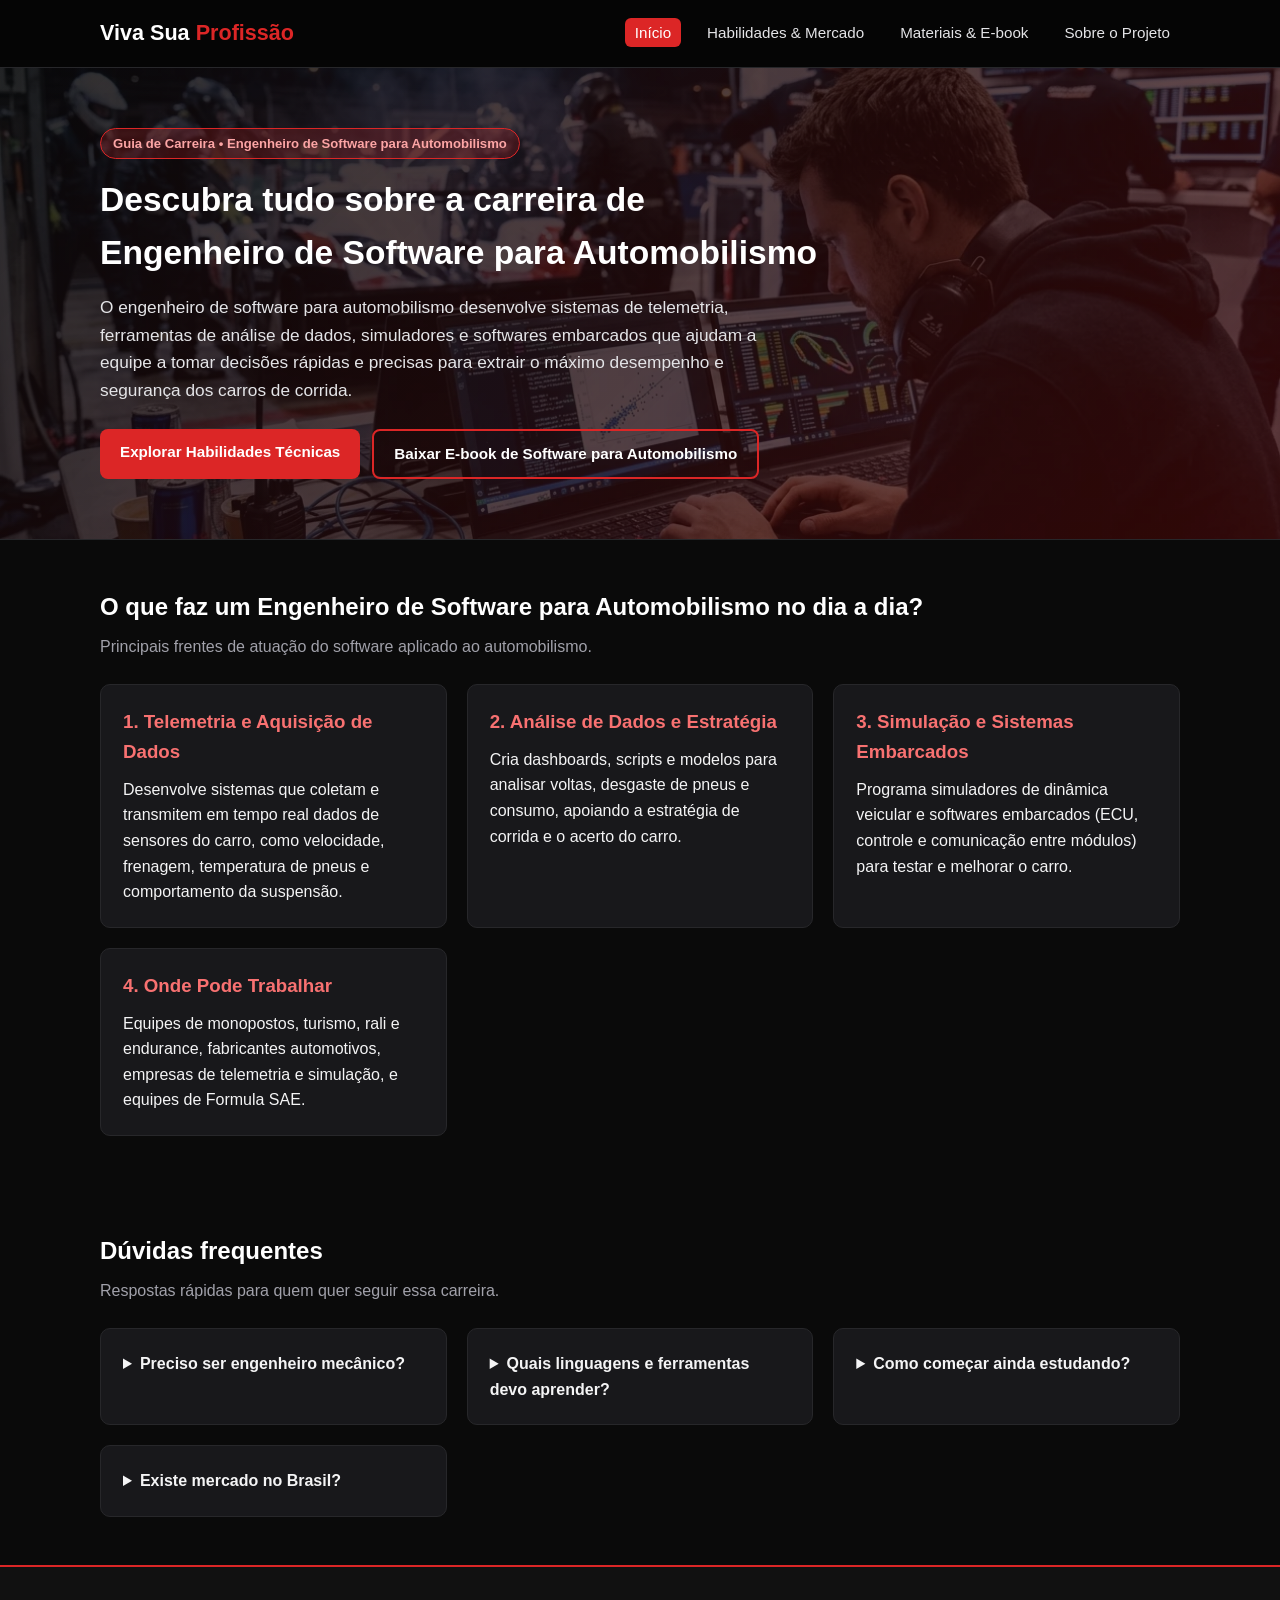
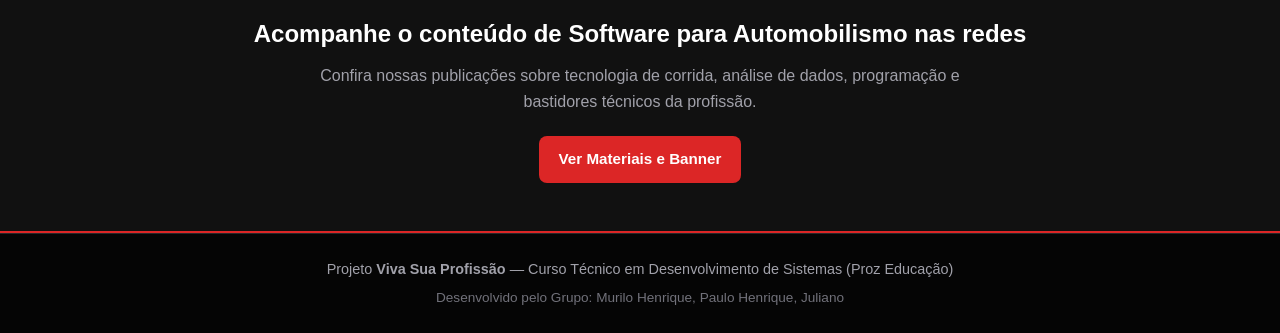
<file: index.html>
<!DOCTYPE html>
<html lang="pt-BR">
<head>
  <meta charset="UTF-8">
  <meta name="viewport" content="width=device-width, initial-scale=1.0">
  <title>Viva Sua Profissão | Engenheiro de Software para Automobilismo</title>
  <meta name="description" content="Guia completo sobre Engenheiro de Software para Automobilismo: telemetria, análise de dados, simulação, sistemas embarcados, mercado de trabalho e materiais gratuitos.">
  <link rel="stylesheet" href="css/style.css">
</head>
<body>

  <header class="topo">
    <div class="container">
      <a href="index.html" class="logo">Viva Sua <span>Profissão</span></a>
      <nav aria-label="Menu principal">
        <ul class="menu">
          <li><a href="index.html" class="ativo">Início</a></li>
          <li><a href="pages/habilidades.html">Habilidades & Mercado</a></li>
          <li><a href="pages/materiais.html">Materiais & E-book</a></li>
          <li><a href="pages/sobre.html">Sobre o Projeto</a></li>
        </ul>
      </nav>
    </div>
  </header>

  <main>
    <section class="hero" style="background: linear-gradient(135deg, rgba(9, 9, 11, 0.85) 0%, rgba(69, 10, 10, 0.70) 100%), url('img/exemplo.webp') center / cover no-repeat;">
      <div class="container">
        <span class="etiqueta">Guia de Carreira • Engenheiro de Software para Automobilismo</span>
        <h1>Descubra tudo sobre a carreira de Engenheiro de Software para Automobilismo</h1>
        <p>
          O engenheiro de software para automobilismo desenvolve sistemas de telemetria, ferramentas de análise
          de dados, simuladores e softwares embarcados que ajudam a equipe a tomar decisões rápidas e precisas
          para extrair o máximo desempenho e segurança dos carros de corrida.
        </p>
        <div class="botoes-hero">
          <a href="pages/habilidades.html" class="btn btn-primario">Explorar Habilidades Técnicas</a>
          <a href="pages/materiais.html" class="btn btn-secundario">Baixar E-book de Software para Automobilismo</a>
        </div>
      </div>
    </section>

    <section class="secao">
      <div class="container">
        <h2>O que faz um Engenheiro de Software para Automobilismo no dia a dia?</h2>
        <p class="subtitulo">Principais frentes de atuação do software aplicado ao automobilismo.</p>

        <div class="grid-cards">
          <article class="card">
            <h3>1. Telemetria e Aquisição de Dados</h3>
            <p>Desenvolve sistemas que coletam e transmitem em tempo real dados de sensores do carro, como velocidade, frenagem, temperatura de pneus e comportamento da suspensão.</p>
          </article>

          <article class="card">
            <h3>2. Análise de Dados e Estratégia</h3>
            <p>Cria dashboards, scripts e modelos para analisar voltas, desgaste de pneus e consumo, apoiando a estratégia de corrida e o acerto do carro.</p>
          </article>

          <article class="card">
            <h3>3. Simulação e Sistemas Embarcados</h3>
            <p>Programa simuladores de dinâmica veicular e softwares embarcados (ECU, controle e comunicação entre módulos) para testar e melhorar o carro.</p>
          </article>

          <article class="card">
            <h3>4. Onde Pode Trabalhar</h3>
            <p>Equipes de monopostos, turismo, rali e endurance, fabricantes automotivos, empresas de telemetria e simulação, e equipes de Formula SAE.</p>
          </article>
        </div>
      </div>
    </section>

    <section class="secao">
      <div class="container">
        <h2>Dúvidas frequentes</h2>
        <p class="subtitulo">Respostas rápidas para quem quer seguir essa carreira.</p>

        <div class="grid-cards">
          <details class="card">
            <summary><strong>Preciso ser engenheiro mecânico?</strong></summary>
            <p>Não. A base costuma ser Ciência da Computação, Engenharia de Software, Engenharia da Computação ou Engenharia de Controle e Automação. Conhecer o básico de mecânica e dinâmica veicular ajuda muito.</p>
          </details>

          <details class="card">
            <summary><strong>Quais linguagens e ferramentas devo aprender?</strong></summary>
            <p><a href="pages/habilidades.html">Habilidades:</a>Python (análise de dados), C e C++ (sistemas embarcados), SQL, MATLAB/Simulink, Git e noções de redes e protocolos como CAN. Bibliotecas como Pandas e NumPy são muito usadas.</p>
          </details>

          <details class="card">
            <summary><strong>Como começar ainda estudando?</strong></summary>
            <p>Participe de equipes de Formula SAE, treine com simuladores como iRacing e Assetto Corsa, analise dados abertos de corridas e monte projetos próprios no GitHub.</p>
          </details>

          <details class="card">
            <summary><strong>Existe mercado no Brasil?</strong></summary>
            <p>Sim, em campeonatos nacionais, montadoras, fornecedores de autopeças e empresas de tecnologia. Muitos profissionais também buscam oportunidades internacionais.</p>
          </details>
        </div>
      </div>
    </section>

    <section class="secao secao-destaque">
      <div class="container">
        <h2>Acompanhe o conteúdo de Software para Automobilismo nas redes</h2>
        <p>
          Confira nossas publicações sobre tecnologia de corrida, análise de dados, programação e bastidores técnicos da profissão.
        </p>
        <a href="pages/materiais.html" class="btn btn-primario">Ver Materiais e Banner</a>
      </div>
    </section>
  </main>

  <footer class="rodape">
    <div class="container">
      <p>Projeto <strong>Viva Sua Profissão</strong> — Curso Técnico em Desenvolvimento de Sistemas (Proz Educação)</p>
      <p class="creditos">Desenvolvido pelo Grupo: Murilo Henrique, Paulo Henrique, Juliano</p>
    </div>
  </footer>

</body>
</html>
</file>
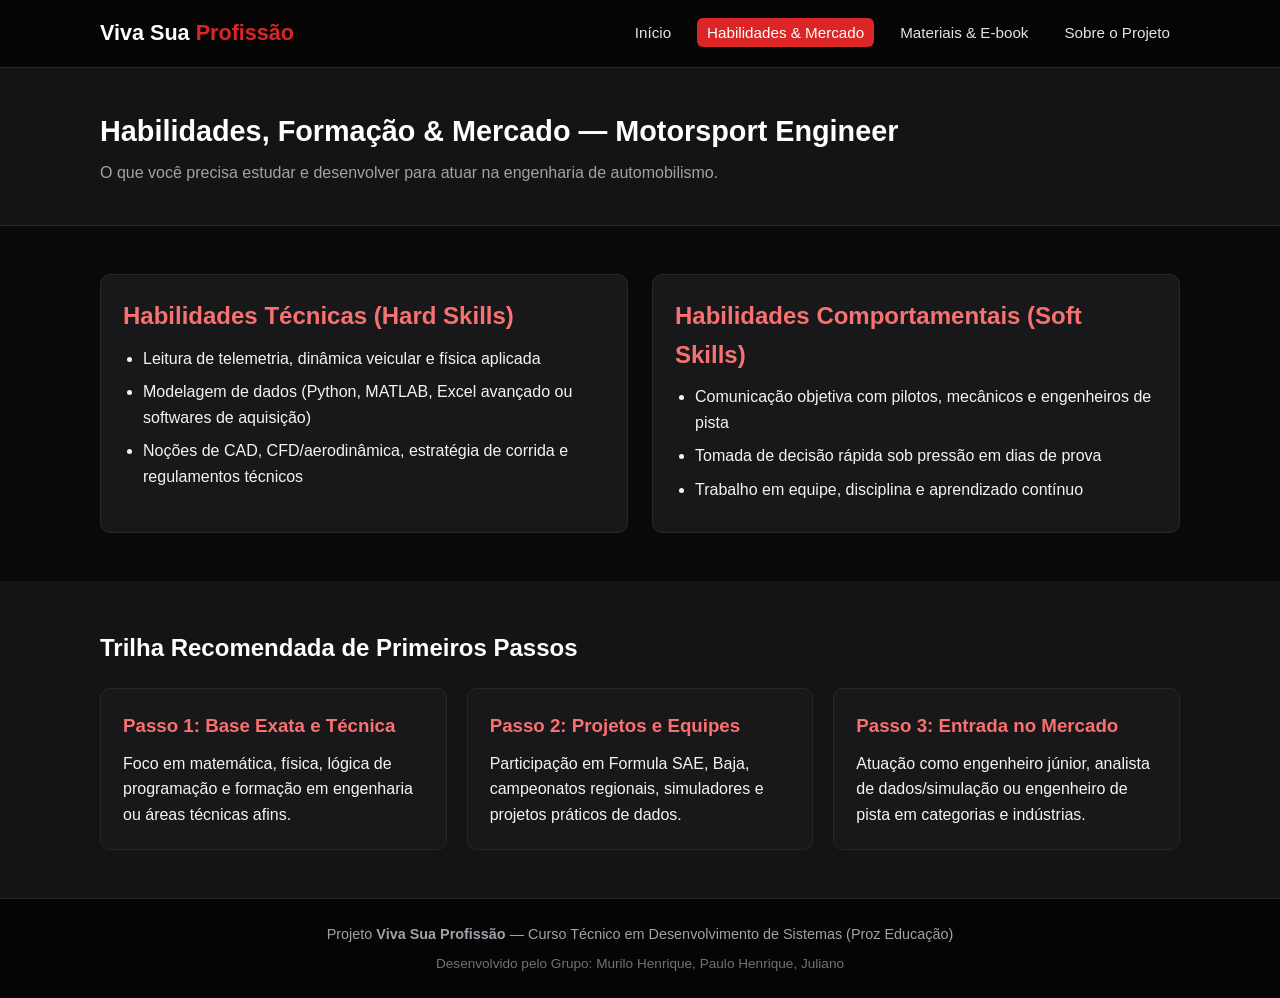
<file: pages.html/habilidades.html>
<!DOCTYPE html>
<html lang="pt-BR">
<head>
  <meta charset="UTF-8">
  <meta name="viewport" content="width=device-width, initial-scale=1.0">
  <title>Viva Sua Profissão | Engenheiro de Software para Automobilismo</title>
  <meta name="description" content="Guia completo sobre Engenheiro de Software para Automobilismo: telemetria, análise de dados, simulação, sistemas embarcados, mercado de trabalho.">
  <link rel="stylesheet" href="../css/style.css">
</head>
<body>

  <header class="topo">
    <div class="container">
      <a href="../index.html" class="logo">Viva Sua <span>Profissão</span></a>
      <nav aria-label="Menu principal">
        <ul class="menu">
          <li><a href="../index.html">Início</a></li>
          <li><a href="habilidades.html" class="ativo">Habilidades & Mercado</a></li>
          <li><a href="materiais.html">Materiais & E-book</a></li>
          <li><a href="sobre.html">Sobre o Projeto</a></li>
        </ul>
      </nav>
    </div>
  </header>

  <main>
    <section class="cabecalho-pagina">
      <div class="container">
        <h1>Habilidades, Formação & Mercado — Motorsport Engineer</h1>
        <p>O que você precisa estudar e desenvolver para atuar na engenharia de automobilismo.</p>
      </div>
    </section>

    <section class="secao">
      <div class="container">
        <div class="grid-duas-colunas">
          <div class="card">
            <h2>Habilidades Técnicas (Hard Skills)</h2>
            <ul class="lista-simples">
              <li>Leitura de telemetria, dinâmica veicular e física aplicada</li>
              <li>Modelagem de dados (Python, MATLAB, Excel avançado ou softwares de aquisição)</li>
              <li>Noções de CAD, CFD/aerodinâmica, estratégia de corrida e regulamentos técnicos</li>
            </ul>
          </div>

          <div class="card">
            <h2>Habilidades Comportamentais (Soft Skills)</h2>
            <ul class="lista-simples">
              <li>Comunicação objetiva com pilotos, mecânicos e engenheiros de pista</li>
              <li>Tomada de decisão rápida sob pressão em dias de prova</li>
              <li>Trabalho em equipe, disciplina e aprendizado contínuo</li>
            </ul>
          </div>
        </div>
      </div>
    </section>

    <section class="secao secao-cinza">
      <div class="container">
        <h2>Trilha Recomendada de Primeiros Passos</h2>
        <div class="grid-cards">
          <article class="card">
            <h3>Passo 1: Base Exata e Técnica</h3>
            <p>Foco em matemática, física, lógica de programação e formação em engenharia ou áreas técnicas afins.</p>
          </article>
          <article class="card">
            <h3>Passo 2: Projetos e Equipes</h3>
            <p>Participação em Formula SAE, Baja, campeonatos regionais, simuladores e projetos práticos de dados.</p>
          </article>
          <article class="card">
            <h3>Passo 3: Entrada no Mercado</h3>
            <p>Atuação como engenheiro júnior, analista de dados/simulação ou engenheiro de pista em categorias e indústrias.</p>
          </article>
        </div>
      </div>
    </section>
  </main>

  <footer class="rodape">
    <div class="container">
      <p>Projeto <strong>Viva Sua Profissão</strong> — Curso Técnico em Desenvolvimento de Sistemas (Proz Educação)</p>
      <p class="creditos">Desenvolvido pelo Grupo: Murilo Henrique, Paulo Henrique, Juliano</p>
    </div>
  </footer>

</body>
</html>
</file>
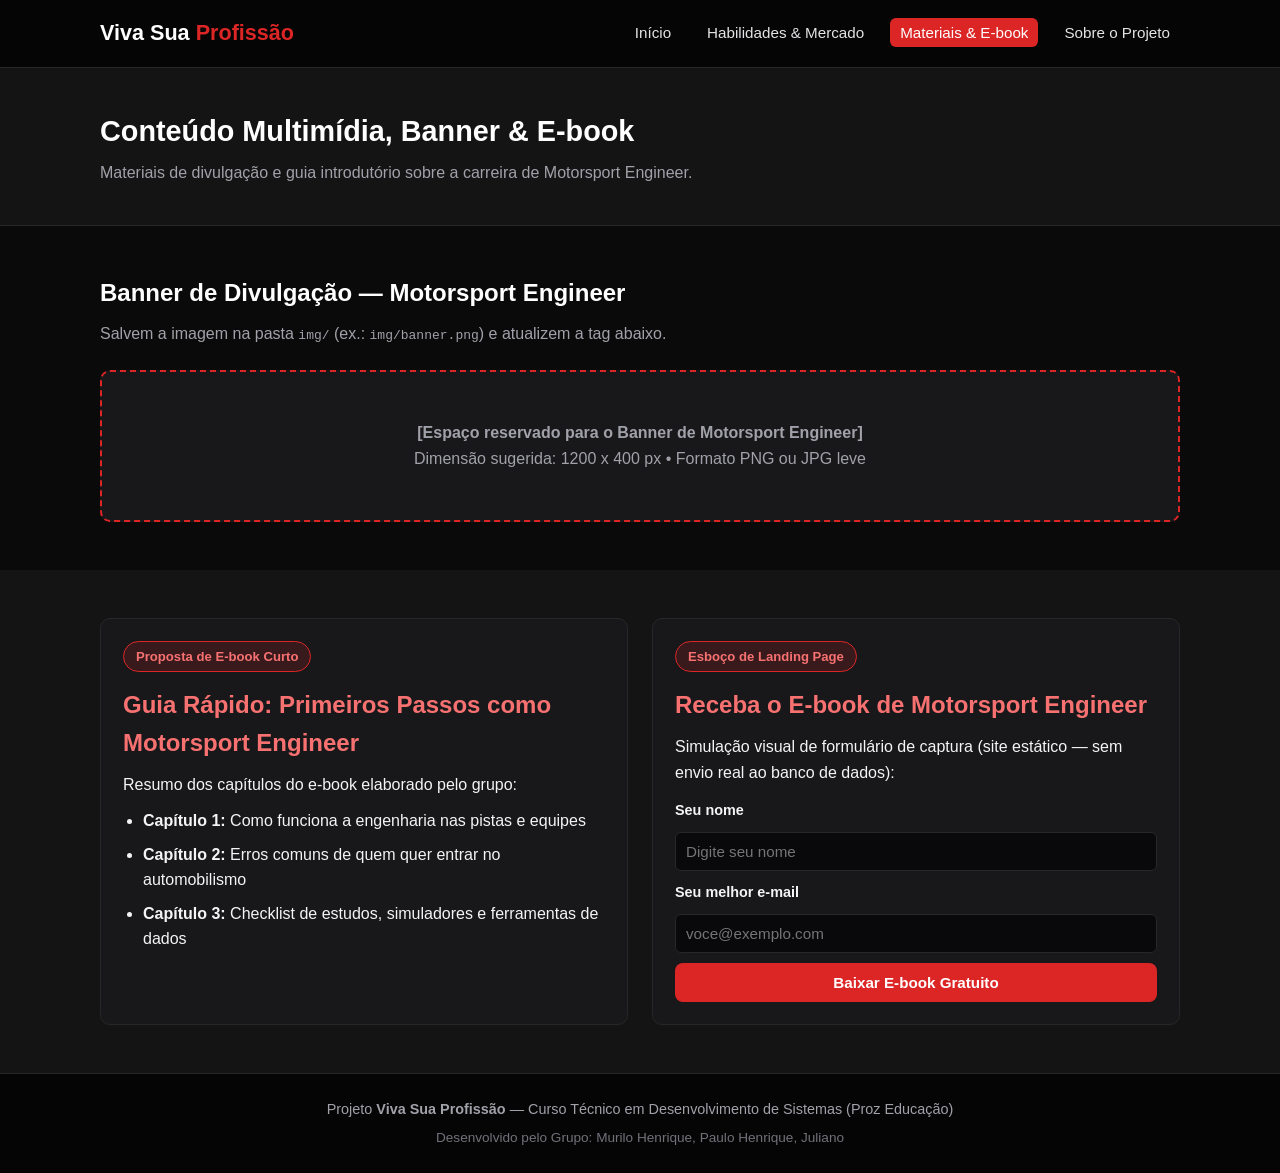
<file: pages.html/materiais.html>
<!DOCTYPE html>
<html lang="pt-BR">
<head>
  <meta charset="UTF-8">
  <meta name="viewport" content="width=device-width, initial-scale=1.0">
 <title>Viva Sua Profissão | Engenheiro de Software para Automobilismo</title>
  <meta name="description" content="Guia completo sobre Engenheiro de Software para Automobilismo: telemetria, análise de dados, simulação, sistemas embarcados, mercado de trabalho e materiais gratuitos.">
  <link rel="stylesheet" href="../css/style.css">
</head>
<body>

  <header class="topo">
    <div class="container">
      <a href="../index.html" class="logo">Viva Sua <span>Profissão</span></a>
      <nav aria-label="Menu principal">
        <ul class="menu">
          <li><a href="../index.html">Início</a></li>
          <li><a href="habilidades.html">Habilidades & Mercado</a></li>
          <li><a href="materiais.html" class="ativo">Materiais & E-book</a></li>
          <li><a href="sobre.html">Sobre o Projeto</a></li>
        </ul>
      </nav>
    </div>
  </header>

  <main>
    <section class="cabecalho-pagina">
      <div class="container">
        <h1>Conteúdo Multimídia, Banner & E-book</h1>
        <p>Materiais de divulgação e guia introdutório sobre a carreira de Motorsport Engineer.</p>
      </div>
    </section>

    <!-- ÁREA DO BANNER CRIADO PELO GRUPO -->
    <section class="secao">
      <div class="container">
        <h2>Banner de Divulgação — Motorsport Engineer</h2>
        <p class="subtitulo">Salvem a imagem na pasta <code>img/</code> (ex.: <code>img/banner.png</code>) e atualizem a tag abaixo.</p>

        <div class="caixa-banner">
          <!-- Quando tiverem a imagem, troquem o bloco abaixo por:
               <img src="../img/banner.png" alt="Banner sobre a carreira de Motorsport Engineer"> -->
          <p><strong>[Espaço reservado para o Banner de Motorsport Engineer]</strong></p>
          <p>Dimensão sugerida: 1200 x 400 px • Formato PNG ou JPG leve</p>
        </div>
      </div>
    </section>

    <!-- ESBOÇO DE LANDING PAGE + PROPOSTA DE E-BOOK -->
    <section class="secao secao-cinza">
      <div class="container">
        <div class="grid-duas-colunas">
          <div class="card">
            <span class="etiqueta">Proposta de E-book Curto</span>
            <h2>Guia Rápido: Primeiros Passos como Motorsport Engineer</h2>
            <p>Resumo dos capítulos do e-book elaborado pelo grupo:</p>
            <ul class="lista-simples">
              <li><strong>Capítulo 1:</strong> Como funciona a engenharia nas pistas e equipes</li>
              <li><strong>Capítulo 2:</strong> Erros comuns de quem quer entrar no automobilismo</li>
              <li><strong>Capítulo 3:</strong> Checklist de estudos, simuladores e ferramentas de dados</li>
            </ul>
          </div>

          <div class="card">
            <span class="etiqueta">Esboço de Landing Page</span>
            <h2>Receba o E-book de Motorsport Engineer</h2>
            <p>Simulação visual de formulário de captura (site estático — sem envio real ao banco de dados):</p>
            <form class="form-simulado" onsubmit="alert('Exemplo visual de Landing Page! Em um site estático no GitHub Pages não há banco de dados ativo.'); return false;">
              <label for="nome">Seu nome</label>
              <input type="text" id="nome" name="nome" placeholder="Digite seu nome" required>

              <label for="email">Seu melhor e-mail</label>
              <input type="email" id="email" name="email" placeholder="voce@exemplo.com" required>

              <button type="submit" class="btn btn-primario">Baixar E-book Gratuito</button>
            </form>
          </div>
        </div>
      </div>
    </section>
  </main>

  <footer class="rodape">
    <div class="container">
      <p>Projeto <strong>Viva Sua Profissão</strong> — Curso Técnico em Desenvolvimento de Sistemas (Proz Educação)</p>
      <p class="creditos">Desenvolvido pelo Grupo: Murilo Henrique, Paulo Henrique, Juliano</p>
    </div>
  </footer>

</body>
</html>
</file>
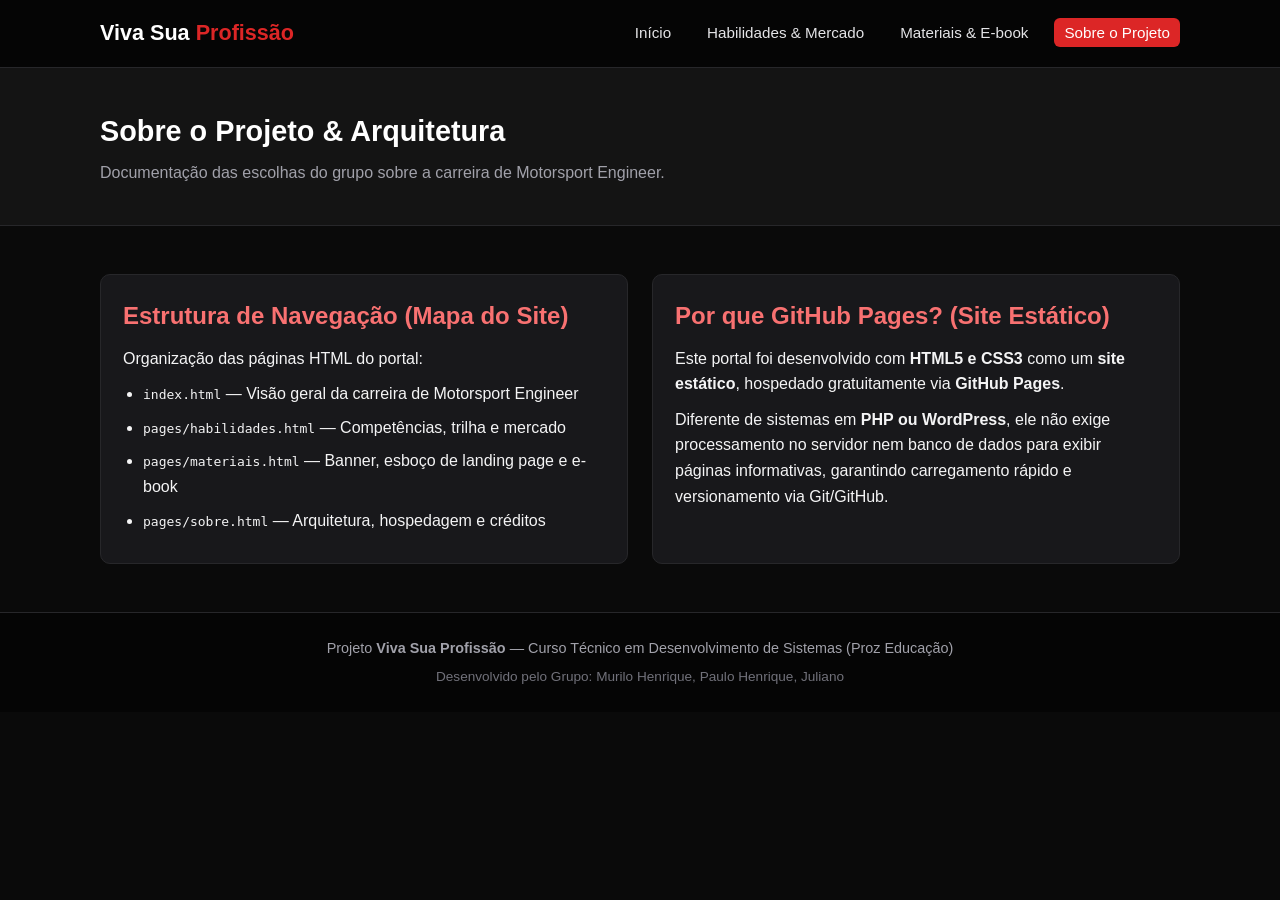
<file: pages.html/sobre.html>
<!DOCTYPE html>
<html lang="pt-BR">
<head>
  <meta charset="UTF-8">
  <meta name="viewport" content="width=device-width, initial-scale=1.0">
 <title>Viva Sua Profissão | Engenheiro de Software para Automobilismo</title>
  <meta name="description" content="Guia completo sobre Engenheiro de Software para Automobilismo: telemetria, análise de dados, simulação, sistemas embarcados, mercado de trabalho e materiais gratuitos.">
  <link rel="stylesheet" href="../css/style.css">
</head>
<body>

  <header class="topo">
    <div class="container">
      <a href="../index.html" class="logo">Viva Sua <span>Profissão</span></a>
      <nav aria-label="Menu principal">
        <ul class="menu">
          <li><a href="../index.html">Início</a></li>
          <li><a href="habilidades.html">Habilidades & Mercado</a></li>
          <li><a href="materiais.html">Materiais & E-book</a></li>
          <li><a href="sobre.html" class="ativo">Sobre o Projeto</a></li>
        </ul>
      </nav>
    </div>
  </header>

  <main>
    <section class="cabecalho-pagina">
      <div class="container">
        <h1>Sobre o Projeto & Arquitetura</h1>
        <p>Documentação das escolhas do grupo sobre a carreira de Motorsport Engineer.</p>
      </div>
    </section>

    <section class="secao">
      <div class="container">
        <div class="grid-duas-colunas">
          <div class="card">
            <h2>Estrutura de Navegação (Mapa do Site)</h2>
            <p>Organização das páginas HTML do portal:</p>
            <ul class="lista-simples">
              <li><code>index.html</code> — Visão geral da carreira de Motorsport Engineer</li>
              <li><code>pages/habilidades.html</code> — Competências, trilha e mercado</li>
              <li><code>pages/materiais.html</code> — Banner, esboço de landing page e e-book</li>
              <li><code>pages/sobre.html</code> — Arquitetura, hospedagem e créditos</li>
            </ul>
          </div>

          <div class="card">
            <h2>Por que GitHub Pages? (Site Estático)</h2>
            <p>
              Este portal foi desenvolvido com <strong>HTML5 e CSS3</strong> como um <strong>site estático</strong>,
              hospedado gratuitamente via <strong>GitHub Pages</strong>.
            </p>
            <p>
              Diferente de sistemas em <strong>PHP ou WordPress</strong>, ele não exige processamento no servidor nem banco de dados
              para exibir páginas informativas, garantindo carregamento rápido e versionamento via Git/GitHub.
            </p>
          </div>
        </div>
      </div>
    </section>
  </main>

  <footer class="rodape">
    <div class="container">
      <p>Projeto <strong>Viva Sua Profissão</strong> — Curso Técnico em Desenvolvimento de Sistemas (Proz Educação)</p>
      <p class="creditos">Desenvolvido pelo Grupo: Murilo Henrique, Paulo Henrique, Juliano</p>
    </div>
  </footer>

</body>
</html>
</file>
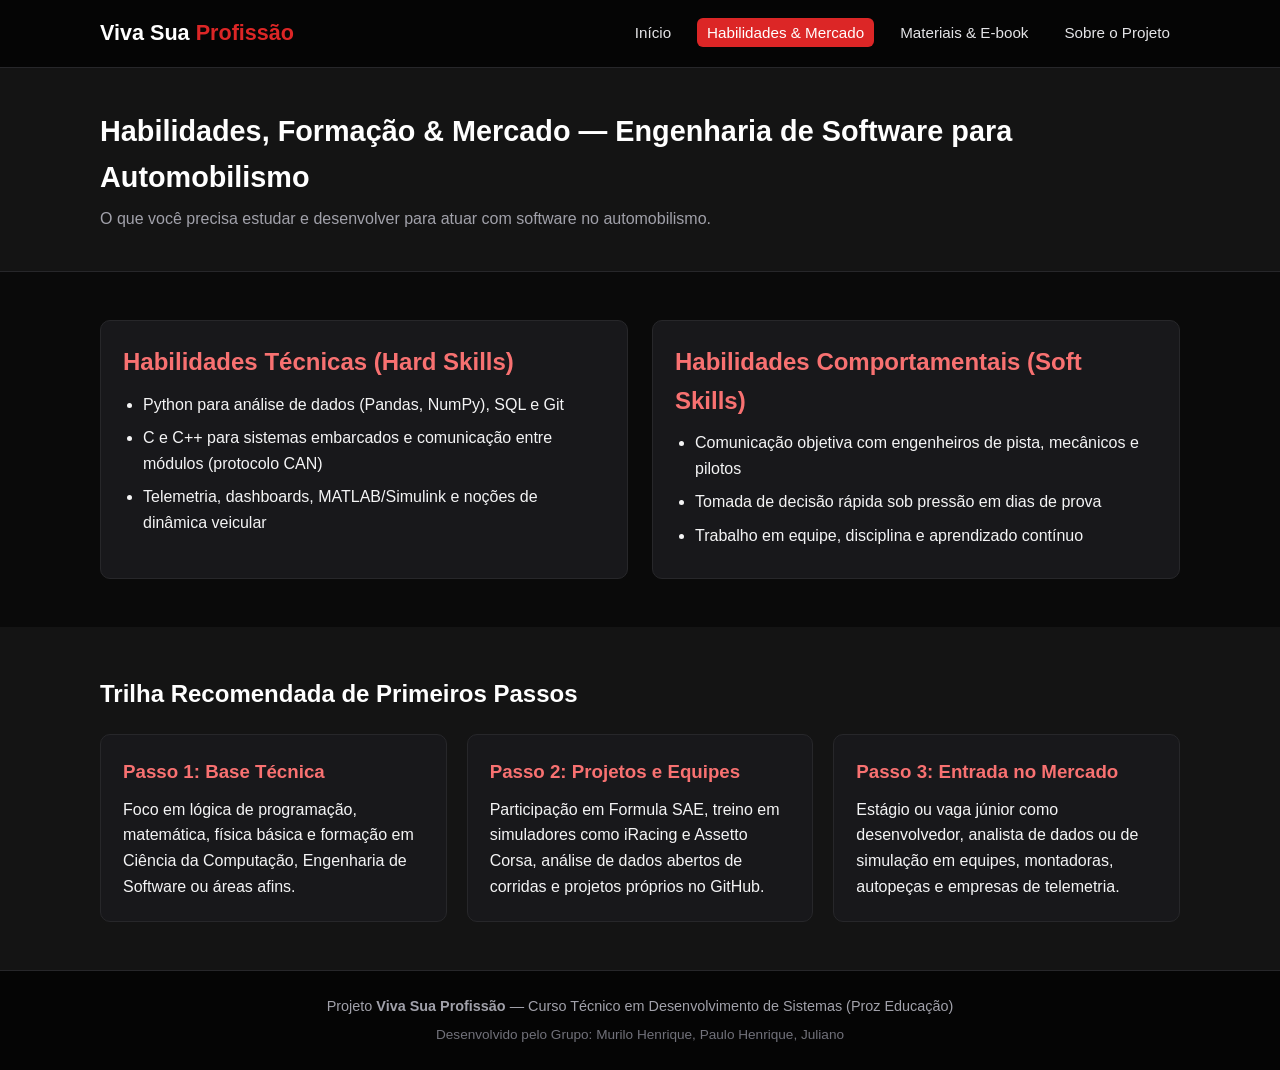
<file: pages/habilidades.html>
<!DOCTYPE html>
<html lang="pt-BR">
<head>
  <meta charset="UTF-8">
  <meta name="viewport" content="width=device-width, initial-scale=1.0">
  <title>Habilidades e Mercado | Viva Sua Profissão</title>
  <meta name="description" content="Habilidades técnicas e comportamentais, trilha de estudos e mercado de trabalho para Engenheiro de Software para Automobilismo.">
  <link rel="stylesheet" href="../css/style.css">
</head>
<body>

  <header class="topo">
    <div class="container">
      <a href="../index.html" class="logo">Viva Sua <span>Profissão</span></a>
      <nav aria-label="Menu principal">
        <ul class="menu">
          <li><a href="../index.html">Início</a></li>
          <li><a href="habilidades.html" class="ativo">Habilidades &amp; Mercado</a></li>
          <li><a href="materiais.html">Materiais &amp; E-book</a></li>
          <li><a href="sobre.html">Sobre o Projeto</a></li>
        </ul>
      </nav>
    </div>
  </header>

  <main>
    <section class="cabecalho-pagina">
      <div class="container">
        <h1>Habilidades, Formação &amp; Mercado — Engenharia de Software para Automobilismo</h1>
        <p>O que você precisa estudar e desenvolver para atuar com software no automobilismo.</p>
      </div>
    </section>

    <section class="secao">
      <div class="container">
        <div class="grid-duas-colunas">
          <div class="card">
            <h2>Habilidades Técnicas (Hard Skills)</h2>
            <ul class="lista-simples">
              <li>Python para análise de dados (Pandas, NumPy), SQL e Git</li>
              <li>C e C++ para sistemas embarcados e comunicação entre módulos (protocolo CAN)</li>
              <li>Telemetria, dashboards, MATLAB/Simulink e noções de dinâmica veicular</li>
            </ul>
          </div>

          <div class="card">
            <h2>Habilidades Comportamentais (Soft Skills)</h2>
            <ul class="lista-simples">
              <li>Comunicação objetiva com engenheiros de pista, mecânicos e pilotos</li>
              <li>Tomada de decisão rápida sob pressão em dias de prova</li>
              <li>Trabalho em equipe, disciplina e aprendizado contínuo</li>
            </ul>
          </div>
        </div>
      </div>
    </section>

    <section class="secao secao-cinza">
      <div class="container">
        <h2>Trilha Recomendada de Primeiros Passos</h2>
        <div class="grid-cards">
          <article class="card">
            <h3>Passo 1: Base Técnica</h3>
            <p>Foco em lógica de programação, matemática, física básica e formação em Ciência da Computação, Engenharia de Software ou áreas afins.</p>
          </article>
          <article class="card">
            <h3>Passo 2: Projetos e Equipes</h3>
            <p>Participação em Formula SAE, treino em simuladores como iRacing e Assetto Corsa, análise de dados abertos de corridas e projetos próprios no GitHub.</p>
          </article>
          <article class="card">
            <h3>Passo 3: Entrada no Mercado</h3>
            <p>Estágio ou vaga júnior como desenvolvedor, analista de dados ou de simulação em equipes, montadoras, autopeças e empresas de telemetria.</p>
          </article>
        </div>
      </div>
    </section>
  </main>

  <footer class="rodape">
    <div class="container">
      <p>Projeto <strong>Viva Sua Profissão</strong> — Curso Técnico em Desenvolvimento de Sistemas (Proz Educação)</p>
      <p class="creditos">Desenvolvido pelo Grupo: Murilo Henrique, Paulo Henrique, Juliano</p>
    </div>
  </footer>

</body>
</html>
</file>
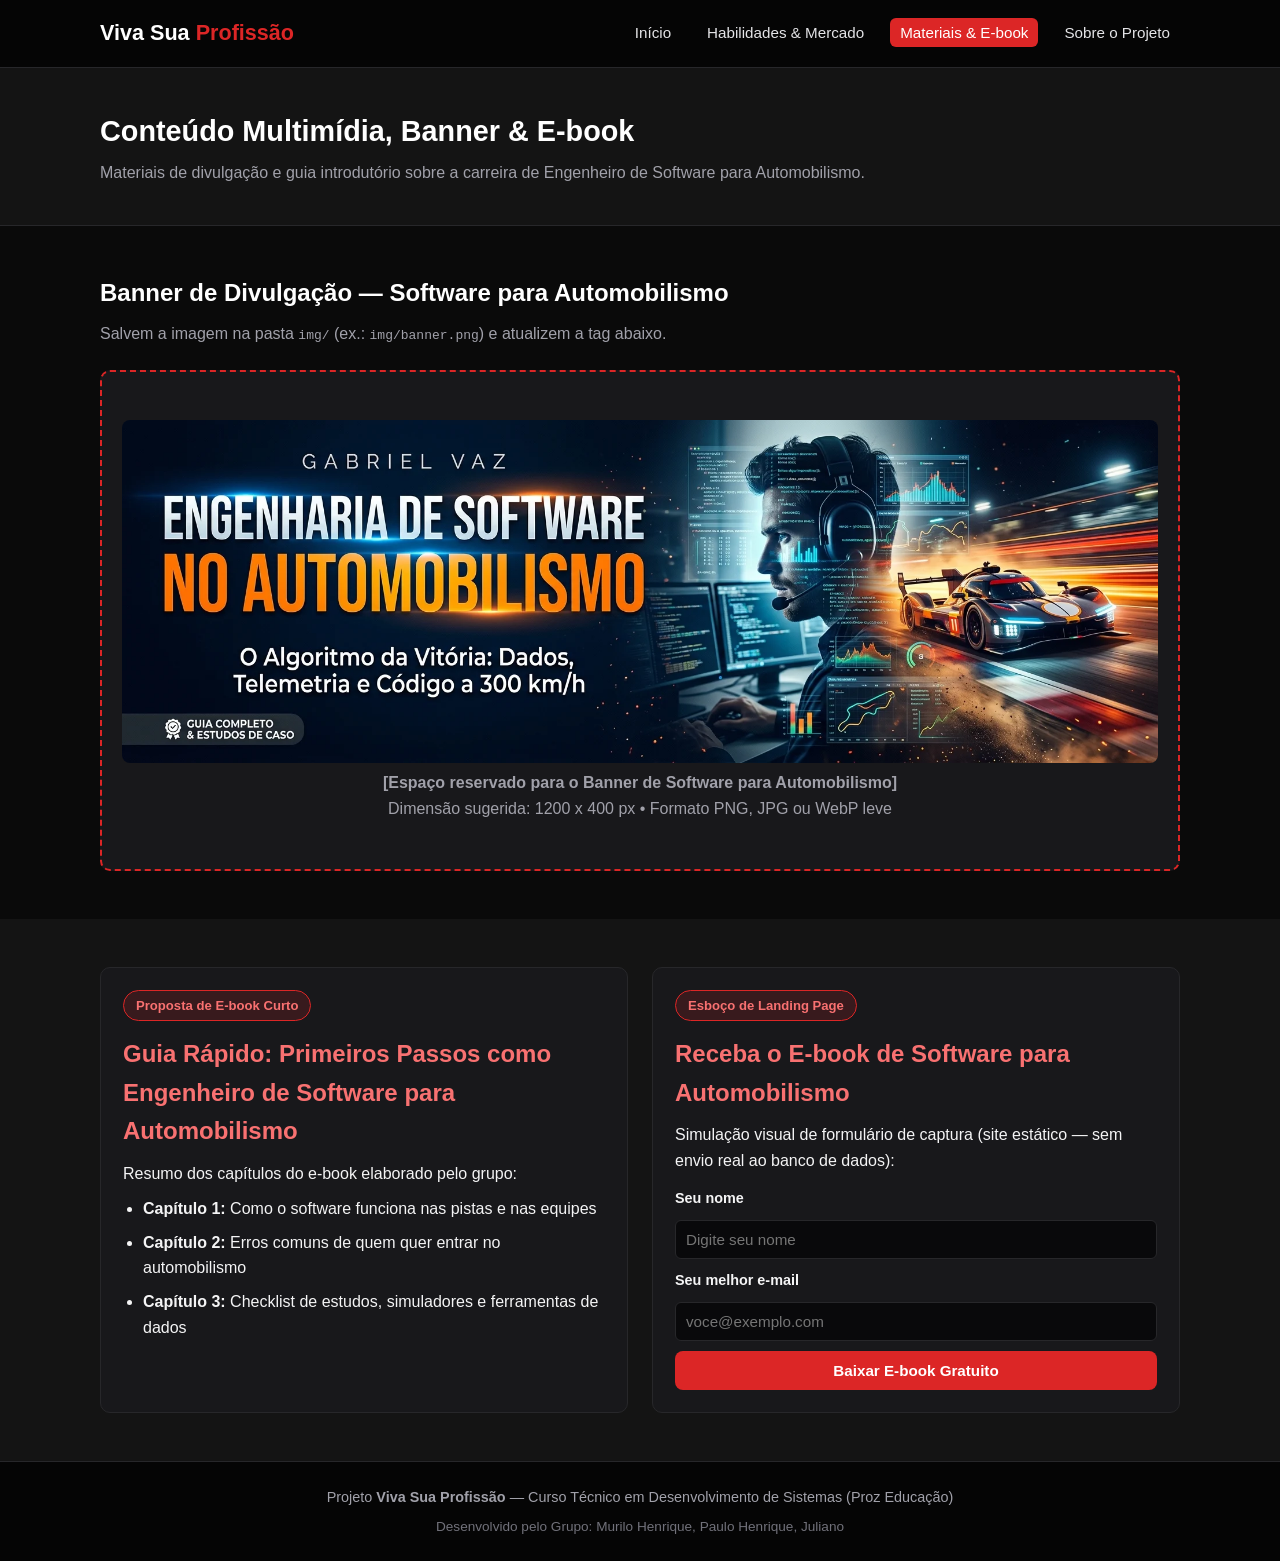
<file: pages/materiais.html>
<!DOCTYPE html>
<html lang="pt-BR">
<head>
  <meta charset="UTF-8">
  <meta name="viewport" content="width=device-width, initial-scale=1.0">
  <title>Materiais e E-book | Viva Sua Profissão</title>
  <meta name="description" content="Banner de divulgação, proposta de e-book e esboço de landing page sobre a carreira de Engenheiro de Software para Automobilismo.">
  <link rel="stylesheet" href="../css/style.css">
</head>
<body>

  <header class="topo">
    <div class="container">
      <a href="../index.html" class="logo">Viva Sua <span>Profissão</span></a>
      <nav aria-label="Menu principal">
        <ul class="menu">
          <li><a href="../index.html">Início</a></li>
          <li><a href="habilidades.html">Habilidades &amp; Mercado</a></li>
          <li><a href="materiais.html" class="ativo">Materiais &amp; E-book</a></li>
          <li><a href="sobre.html">Sobre o Projeto</a></li>
        </ul>
      </nav>
    </div>
  </header>

  <main>
    <section class="cabecalho-pagina">
      <div class="container">
        <h1>Conteúdo Multimídia, Banner &amp; E-book</h1>
        <p>Materiais de divulgação e guia introdutório sobre a carreira de Engenheiro de Software para Automobilismo.</p>
      </div>
    </section>

    <section class="secao">
      <div class="container">
        <h2>Banner de Divulgação — Software para Automobilismo</h2>
        <p class="subtitulo">Salvem a imagem na pasta <code>img/</code> (ex.: <code>img/banner.png</code>) e atualizem a tag abaixo.</p>

        <div class="caixa-banner">

          <img src="../img/banner.webp" alt="Capa do E-book">
          

          <p><strong>[Espaço reservado para o Banner de Software para Automobilismo]</strong></p>
          <p>Dimensão sugerida: 1200 x 400 px • Formato PNG, JPG ou WebP leve</p>
        </div>
      </div>
    </section>

    <section class="secao secao-cinza">
      <div class="container">
        <div class="grid-duas-colunas">
          <div class="card">
            <span class="etiqueta">Proposta de E-book Curto</span>
            <h2>Guia Rápido: Primeiros Passos como Engenheiro de Software para Automobilismo</h2>
            <p>Resumo dos capítulos do e-book elaborado pelo grupo:</p>
            <ul class="lista-simples">
              <li><strong>Capítulo 1:</strong> Como o software funciona nas pistas e nas equipes</li>
              <li><strong>Capítulo 2:</strong> Erros comuns de quem quer entrar no automobilismo</li>
              <li><strong>Capítulo 3:</strong> Checklist de estudos, simuladores e ferramentas de dados</li>
            </ul>
          </div>

          <div class="card">
            <span class="etiqueta">Esboço de Landing Page</span>
            <h2>Receba o E-book de Software para Automobilismo</h2>
            <p>Simulação visual de formulário de captura (site estático — sem envio real ao banco de dados):</p>
            <form class="form-simulado" onsubmit="alert('Exemplo visual de Landing Page! Em um site estático no GitHub Pages não há banco de dados ativo.'); return false;">
              <label for="nome">Seu nome</label>
              <input type="text" id="nome" name="nome" placeholder="Digite seu nome" required>

              <label for="email">Seu melhor e-mail</label>
              <input type="email" id="email" name="email" placeholder="voce@exemplo.com" required>

              <button type="submit" class="btn btn-primario">Baixar E-book Gratuito</button>
            </form>
          </div>
        </div>
      </div>
    </section>
  </main>

  <footer class="rodape">
    <div class="container">
      <p>Projeto <strong>Viva Sua Profissão</strong> — Curso Técnico em Desenvolvimento de Sistemas (Proz Educação)</p>
      <p class="creditos">Desenvolvido pelo Grupo: Murilo Henrique, Paulo Henrique, Juliano</p>
    </div>
  </footer>

</body>
</html>
</file>
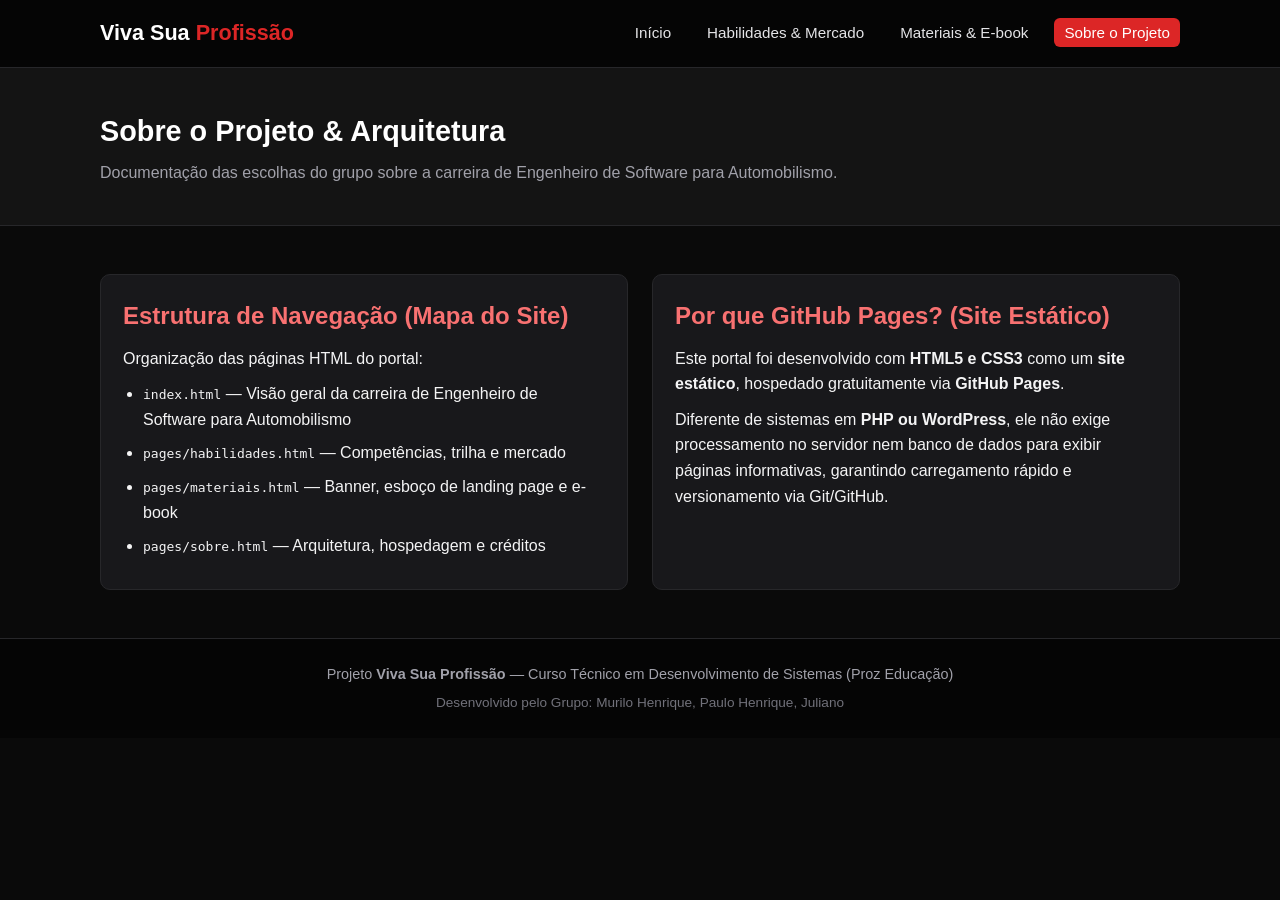
<file: pages/sobre.html>
<!DOCTYPE html>
<html lang="pt-BR">
<head>
  <meta charset="UTF-8">
  <meta name="viewport" content="width=device-width, initial-scale=1.0">
  <title>Sobre o Projeto | Viva Sua Profissão</title>
  <meta name="description" content="Arquitetura, estrutura de navegação e hospedagem do projeto Viva Sua Profissão sobre Engenheiro de Software para Automobilismo.">
  <link rel="stylesheet" href="../css/style.css">
</head>
<body>

  <header class="topo">
    <div class="container">
      <a href="../index.html" class="logo">Viva Sua <span>Profissão</span></a>
      <nav aria-label="Menu principal">
        <ul class="menu">
          <li><a href="../index.html">Início</a></li>
          <li><a href="habilidades.html">Habilidades &amp; Mercado</a></li>
          <li><a href="materiais.html">Materiais &amp; E-book</a></li>
          <li><a href="sobre.html" class="ativo">Sobre o Projeto</a></li>
        </ul>
      </nav>
    </div>
  </header>

  <main>
    <section class="cabecalho-pagina">
      <div class="container">
        <h1>Sobre o Projeto &amp; Arquitetura</h1>
        <p>Documentação das escolhas do grupo sobre a carreira de Engenheiro de Software para Automobilismo.</p>
      </div>
    </section>

    <section class="secao">
      <div class="container">
        <div class="grid-duas-colunas">
          <div class="card">
            <h2>Estrutura de Navegação (Mapa do Site)</h2>
            <p>Organização das páginas HTML do portal:</p>
            <ul class="lista-simples">
              <li><code>index.html</code> — Visão geral da carreira de Engenheiro de Software para Automobilismo</li>
              <li><code>pages/habilidades.html</code> — Competências, trilha e mercado</li>
              <li><code>pages/materiais.html</code> — Banner, esboço de landing page e e-book</li>
              <li><code>pages/sobre.html</code> — Arquitetura, hospedagem e créditos</li>
            </ul>
          </div>

          <div class="card">
            <h2>Por que GitHub Pages? (Site Estático)</h2>
            <p>
              Este portal foi desenvolvido com <strong>HTML5 e CSS3</strong> como um <strong>site estático</strong>,
              hospedado gratuitamente via <strong>GitHub Pages</strong>.
            </p>
            <p>
              Diferente de sistemas em <strong>PHP ou WordPress</strong>, ele não exige processamento no servidor nem banco de dados
              para exibir páginas informativas, garantindo carregamento rápido e versionamento via Git/GitHub.
            </p>
          </div>
        </div>
      </div>
    </section>
  </main>

  <footer class="rodape">
    <div class="container">
      <p>Projeto <strong>Viva Sua Profissão</strong> — Curso Técnico em Desenvolvimento de Sistemas (Proz Educação)</p>
      <p class="creditos">Desenvolvido pelo Grupo: Murilo Henrique, Paulo Henrique, Juliano</p>
    </div>
  </footer>

</body>
</html>
</file>
<file: css/style.css>
/* =========================================================
   TEMPLATE BASE — PROJETO VIVA SUA PROFISSÃO
   Tema: Motorsport Engineer (Preto & Vermelho)
   ========================================================= */

:root {
  --cor-primaria: #dc2626;        /* Vermelho principal */
  --cor-primaria-escura: #991b1b; /* Vermelho escuro */
  --cor-destaque: #ef4444;        /* Vermelho vivo para detalhes */
  --cor-fundo: #0a0a0a;           /* Preto principal */
  --cor-fundo-suave: #141414;     /* Cinza/preto suave */
  --cor-card: #18181b;            /* Fundo dos cartões */
  --cor-texto: #f4f4f5;           /* Texto claro */
  --cor-texto-suave: #a1a1aa;     /* Texto secundário */
  --cor-borda: #27272a;           /* Borda discreta */
}

/* Reset básico */
* {
  margin: 0;
  padding: 0;
  box-sizing: border-box;
}

body {
  font-family: Arial, Helvetica, sans-serif;
  color: var(--cor-texto);
  background-color: var(--cor-fundo);
  line-height: 1.6;
}

.container {
  width: 90%;
  max-width: 1080px;
  margin: 0 auto;
}

/* Cabeçalho e Navegação */
.topo {
  background-color: #050505;
  color: #ffffff;
  padding: 16px 0;
  border-bottom: 1px solid var(--cor-borda);
}

.topo .container {
  display: flex;
  justify-content: space-between;
  align-items: center;
  flex-wrap: wrap;
  gap: 12px;
}

.logo {
  color: #ffffff;
  text-decoration: none;
  font-size: 1.35rem;
  font-weight: bold;
}

.logo span {
  color: var(--cor-primaria);
}

.menu {
  list-style: none;
  display: flex;
  gap: 16px;
  flex-wrap: wrap;
}

.menu a {
  color: #e4e4e7;
  text-decoration: none;
  font-size: 0.95rem;
  padding: 6px 10px;
  border-radius: 6px;
  transition: background-color 0.2s;
}

.menu a:hover,
.menu a.ativo {
  background-color: var(--cor-primaria);
  color: #ffffff;
}

/* Hero (Banner Inicial — único gradiente suave) */
.hero {
  background: linear-gradient(135deg, #09090b 0%, #450a0a 100%);
  color: #ffffff;
  padding: 60px 0;
  border-bottom: 1px solid var(--cor-borda);
}

.etiqueta {
  display: inline-block;
  background-color: rgba(220, 38, 38, 0.2);
  border: 1px solid var(--cor-primaria);
  color: #fca5a5;
  padding: 4px 12px;
  border-radius: 999px;
  font-size: 0.82rem;
  font-weight: bold;
  margin-bottom: 14px;
}

.card .etiqueta {
  background-color: rgba(220, 38, 38, 0.16);
  color: #f87171;
}

.hero h1 {
  font-size: 2.1rem;
  margin-bottom: 14px;
  max-width: 720px;
}

.hero p {
  font-size: 1.08rem;
  max-width: 680px;
  margin-bottom: 24px;
  color: #e4e4e7;
}

.botoes-hero {
  display: flex;
  gap: 12px;
  flex-wrap: wrap;
}

/* Botões */
.btn {
  display: inline-block;
  padding: 11px 20px;
  border-radius: 8px;
  text-decoration: none;
  font-weight: bold;
  font-size: 0.95rem;
  border: none;
  cursor: pointer;
}

.btn-primario {
  background-color: var(--cor-primaria);
  color: #ffffff;
}

.btn-primario:hover {
  background-color: var(--cor-primaria-escura);
}

.secao .btn-primario,
.card .btn-primario {
  background-color: var(--cor-primaria);
  color: #ffffff;
}

.btn-secundario {
  background-color: transparent;
  color: #ffffff;
  border: 2px solid var(--cor-primaria);
}

.btn-secundario:hover {
  background-color: rgba(220, 38, 38, 0.15);
}

/* Cabeçalho das Páginas Internas */
.cabecalho-pagina {
  background-color: var(--cor-fundo-suave);
  padding: 40px 0;
  border-bottom: 1px solid var(--cor-borda);
}

.cabecalho-pagina h1 {
  font-size: 1.8rem;
  color: #ffffff;
  margin-bottom: 6px;
}

.cabecalho-pagina p {
  color: var(--cor-texto-suave);
}

/* Seções e Grids */
.secao {
  padding: 48px 0;
}

.secao-cinza {
  background-color: var(--cor-fundo-suave);
}

.secao-destaque {
  background-color: #111111;
  color: #ffffff;
  text-align: center;
  border-top: 2px solid var(--cor-primaria);
  border-bottom: 2px solid var(--cor-primaria);
}

.secao-destaque p {
  max-width: 640px;
  margin: 10px auto 22px;
  color: var(--cor-texto-suave);
}

.secao h2 {
  font-size: 1.5rem;
  margin-bottom: 8px;
  color: #ffffff;
}

.secao-destaque h2 {
  color: #ffffff;
}

.subtitulo {
  color: var(--cor-texto-suave);
  margin-bottom: 24px;
}

.grid-cards {
  display: grid;
  grid-template-columns: repeat(auto-fit, minmax(260px, 1fr));
  gap: 20px;
  margin-top: 20px;
}

.grid-duas-colunas {
  display: grid;
  grid-template-columns: repeat(auto-fit, minmax(300px, 1fr));
  gap: 24px;
}

.card {
  background-color: var(--cor-card);
  border: 1px solid var(--cor-borda);
  border-radius: 10px;
  padding: 22px;
}

.card h2,
.card h3 {
  color: #f87171;
  margin-bottom: 10px;
}

.card p + p {
  margin-top: 10px;
}

.lista-simples {
  padding-left: 20px;
  margin-top: 10px;
}

.lista-simples li {
  margin-bottom: 8px;
}

/* Caixa reservada para Banner */
.caixa-banner {
  border: 2px dashed var(--cor-primaria);
  background-color: var(--cor-card);
  border-radius: 10px;
  padding: 48px 20px;
  text-align: center;
  color: var(--cor-texto-suave);
}

.caixa-banner img {
  max-width: 100%;
  height: auto;
  border-radius: 8px;
}

/* Formulário simulado da Landing Page */
.form-simulado {
  display: flex;
  flex-direction: column;
  gap: 10px;
  margin-top: 14px;
}

.form-simulado label {
  font-weight: bold;
  font-size: 0.9rem;
}

.form-simulado input {
  padding: 10px;
  border: 1px solid var(--cor-borda);
  background-color: #09090b;
  color: #ffffff;
  border-radius: 6px;
  font-size: 0.95rem;
}

/* Rodapé */
.rodape {
  background-color: #050505;
  color: #a1a1aa;
  text-align: center;
  padding: 24px 0;
  font-size: 0.9rem;
  border-top: 1px solid var(--cor-borda);
}

.rodape .creditos {
  margin-top: 6px;
  font-size: 0.85rem;
  color: #71717a;
}
</file>
